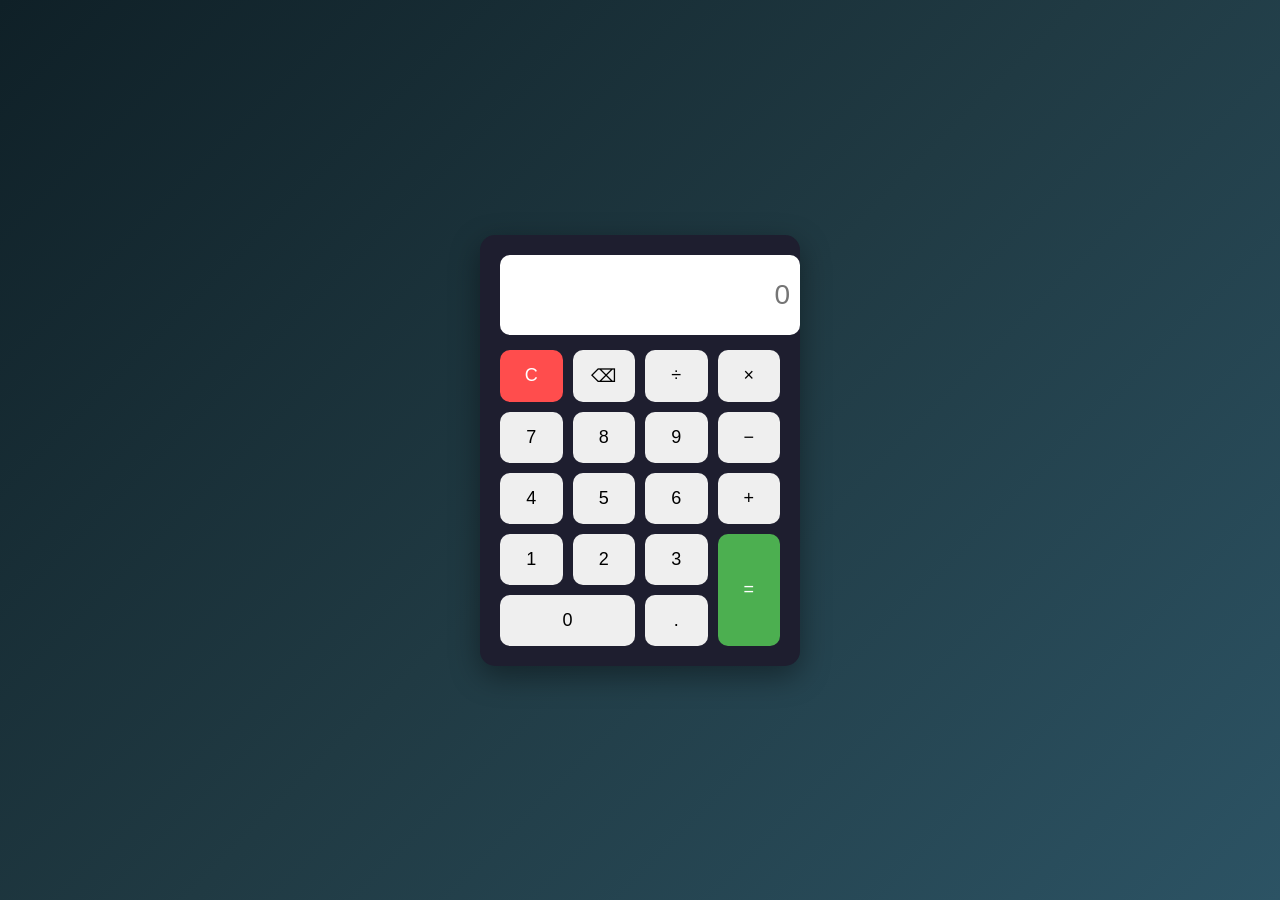
<file: CodeAlpha_Calculator/index.html>
<!DOCTYPE html>
<html lang="en">
<head>
<meta charset="UTF-8">
<meta name="viewport" content="width=device-width, initial-scale=1.0">
<title>CodeAlpha Calculator</title>
<link rel="stylesheet" href="style.css">
</head>

<body>

<div class="calculator">

    <input type="text" id="display" placeholder="0" readonly>

    <div class="buttons">

        <button onclick="clearDisplay()" class="clear">C</button>
        <button onclick="deleteLast()">⌫</button>
        <button onclick="append('/')">÷</button>
        <button onclick="append('*')">×</button>

        <button onclick="append('7')">7</button>
        <button onclick="append('8')">8</button>
        <button onclick="append('9')">9</button>
        <button onclick="append('-')">−</button>

        <button onclick="append('4')">4</button>
        <button onclick="append('5')">5</button>
        <button onclick="append('6')">6</button>
        <button onclick="append('+')">+</button>

        <button onclick="append('1')">1</button>
        <button onclick="append('2')">2</button>
        <button onclick="append('3')">3</button>
        <button onclick="calculate()" class="equal">=</button>

        <button onclick="append('0')" class="zero">0</button>
        <button onclick="append('.')">.</button>

    </div>

</div>

<script src="script.js"></script>

</body>
          </html>
</file>
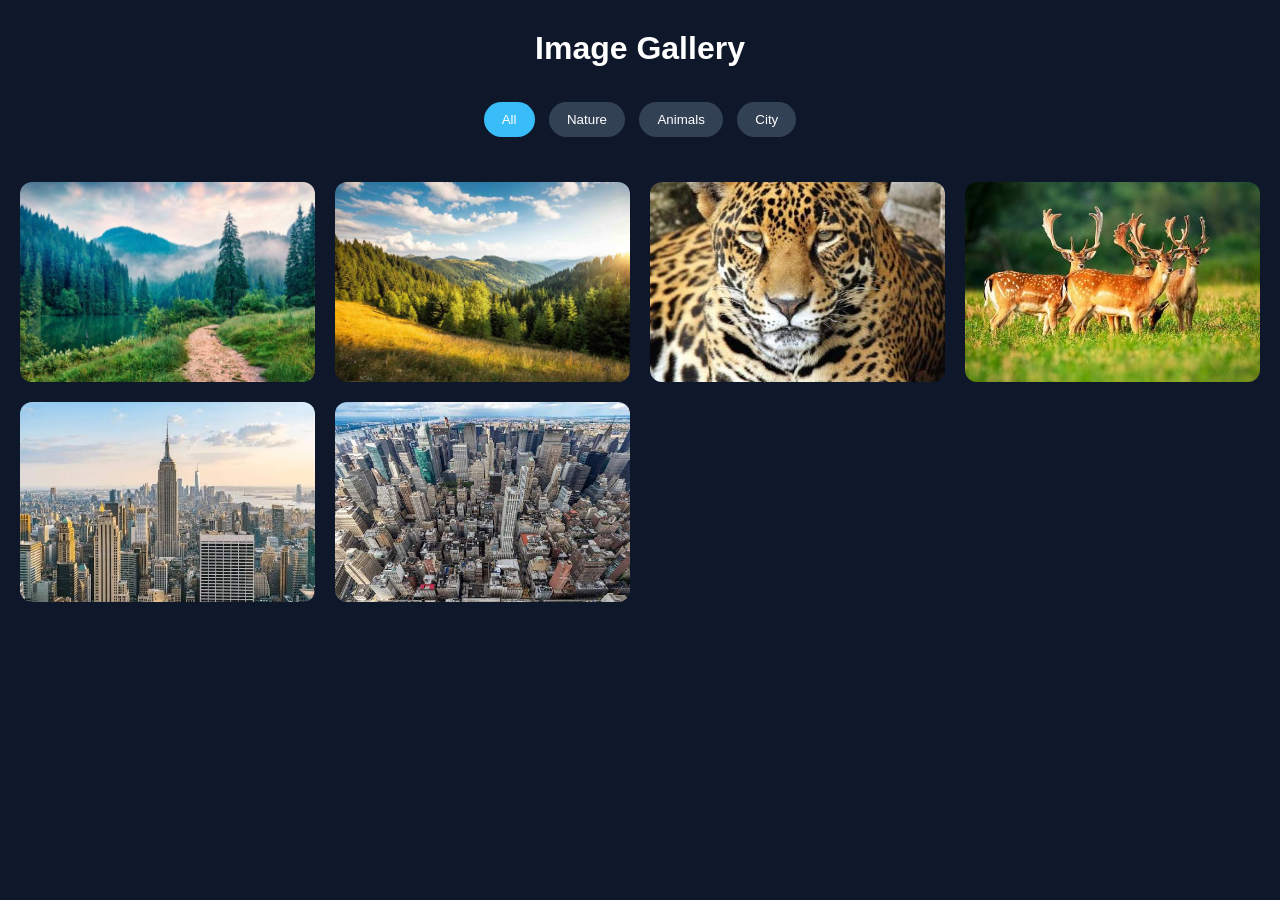
<file: CodeAlpha_ImageGallery/index.html>
<!DOCTYPE html>
<html lang="en">

<head>
<meta charset="UTF-8">
<meta name="viewport" content="width=device-width, initial-scale=1.0">
<title>Advanced Image Gallery</title>
<link rel="stylesheet" href="style.css">
</head>

<body>

<h1>Image Gallery</h1>

<div class="filters">

<button onclick="filterImages('all')" class="active">All</button>
<button onclick="filterImages('nature')">Nature</button>
<button onclick="filterImages('animals')">Animals</button>
<button onclick="filterImages('city')">City</button>

</div>

<div class="gallery">

<img src="images/nature1.jpg" data-category="nature">
<img src="images/nature2.jpg" data-category="nature">

<img src="images/animal1.jpg" data-category="animals">
<img src="images/animal2.jpg" data-category="animals">

<img src="images/city1.jpg" data-category="city">
<img src="images/city2.jpg" data-category="city">

</div>

<div class="lightbox" id="lightbox">

<span class="close">&times;</span>

<button class="prev">&#10094;</button>

<img class="lightbox-img">

<button class="next">&#10095;</button>

<div class="counter"></div>

</div>

<script src="script.js"></script>

</body>
</html>
</file>
<file: CodeAlpha_Calculator/style.css>
body{
    margin:0;
    height:100vh;
    display:flex;
    justify-content:center;
    align-items:center;
    background:linear-gradient(135deg,#0f2027,#203a43,#2c5364);
    font-family:Arial;
}

.calculator{
    background:#1e1e2f;
    padding:20px;
    border-radius:15px;
    box-shadow:0 10px 30px rgba(0,0,0,0.4);
    width:280px;
}

#display{
    width:100%;
    height:60px;
    border:none;
    outline:none;
    font-size:28px;
    padding:10px;
    text-align:right;
    margin-bottom:15px;
    border-radius:10px;
}

.buttons{
    display:grid;
    grid-template-columns:repeat(4,1fr);
    gap:10px;
}

button{
    padding:15px;
    font-size:18px;
    border:none;
    border-radius:10px;
    cursor:pointer;
    transition:0.2s;
}

button:hover{
    transform:scale(1.05);
}

.clear{
    background:#ff4d4d;
    color:white;
}

.equal{
    background:#4caf50;
    color:white;
    grid-row:span 2;
}

.zero{
    grid-column:span 2;
}
</file>
<file: CodeAlpha_ImageGallery/style.css>
body{
margin:0;
font-family:Arial;
background:#0f172a;
color:white;
text-align:center;
}

h1{
margin:30px;
}

/* filter buttons */

.filters{
margin-bottom:20px;
}

.filters button{

padding:10px 18px;
margin:5px;
border:none;
border-radius:20px;
cursor:pointer;
background:#334155;
color:white;
transition:0.3s;
}

.filters button:hover{
background:#38bdf8;
}

.filters .active{
background:#38bdf8;
}

/* gallery */

.gallery{

display:grid;
grid-template-columns:repeat(auto-fit,minmax(250px,1fr));
gap:20px;
padding:20px;

}

.gallery img{

width:100%;
height:200px;
object-fit:cover;
border-radius:12px;
cursor:pointer;
transition:0.4s;

}

.gallery img:hover{

transform:scale(1.07);
box-shadow:0 10px 25px rgba(0,0,0,0.5);

}

/* lightbox */

.lightbox{

position:fixed;
top:0;
left:0;
width:100%;
height:100%;
background:rgba(0,0,0,0.9);
display:none;
justify-content:center;
align-items:center;
flex-direction:column;

}

.lightbox-img{

max-width:80%;
max-height:80%;
border-radius:10px;

}

.close{

position:absolute;
top:30px;
right:40px;
font-size:40px;
cursor:pointer;

}

.prev,.next{

position:absolute;
top:50%;
font-size:40px;
background:none;
border:none;
color:white;
cursor:pointer;
padding:10px;

}

.prev{left:30px;}
.next{right:30px;}

.counter{
margin-top:10px;
font-size:18px;
}
</file>
